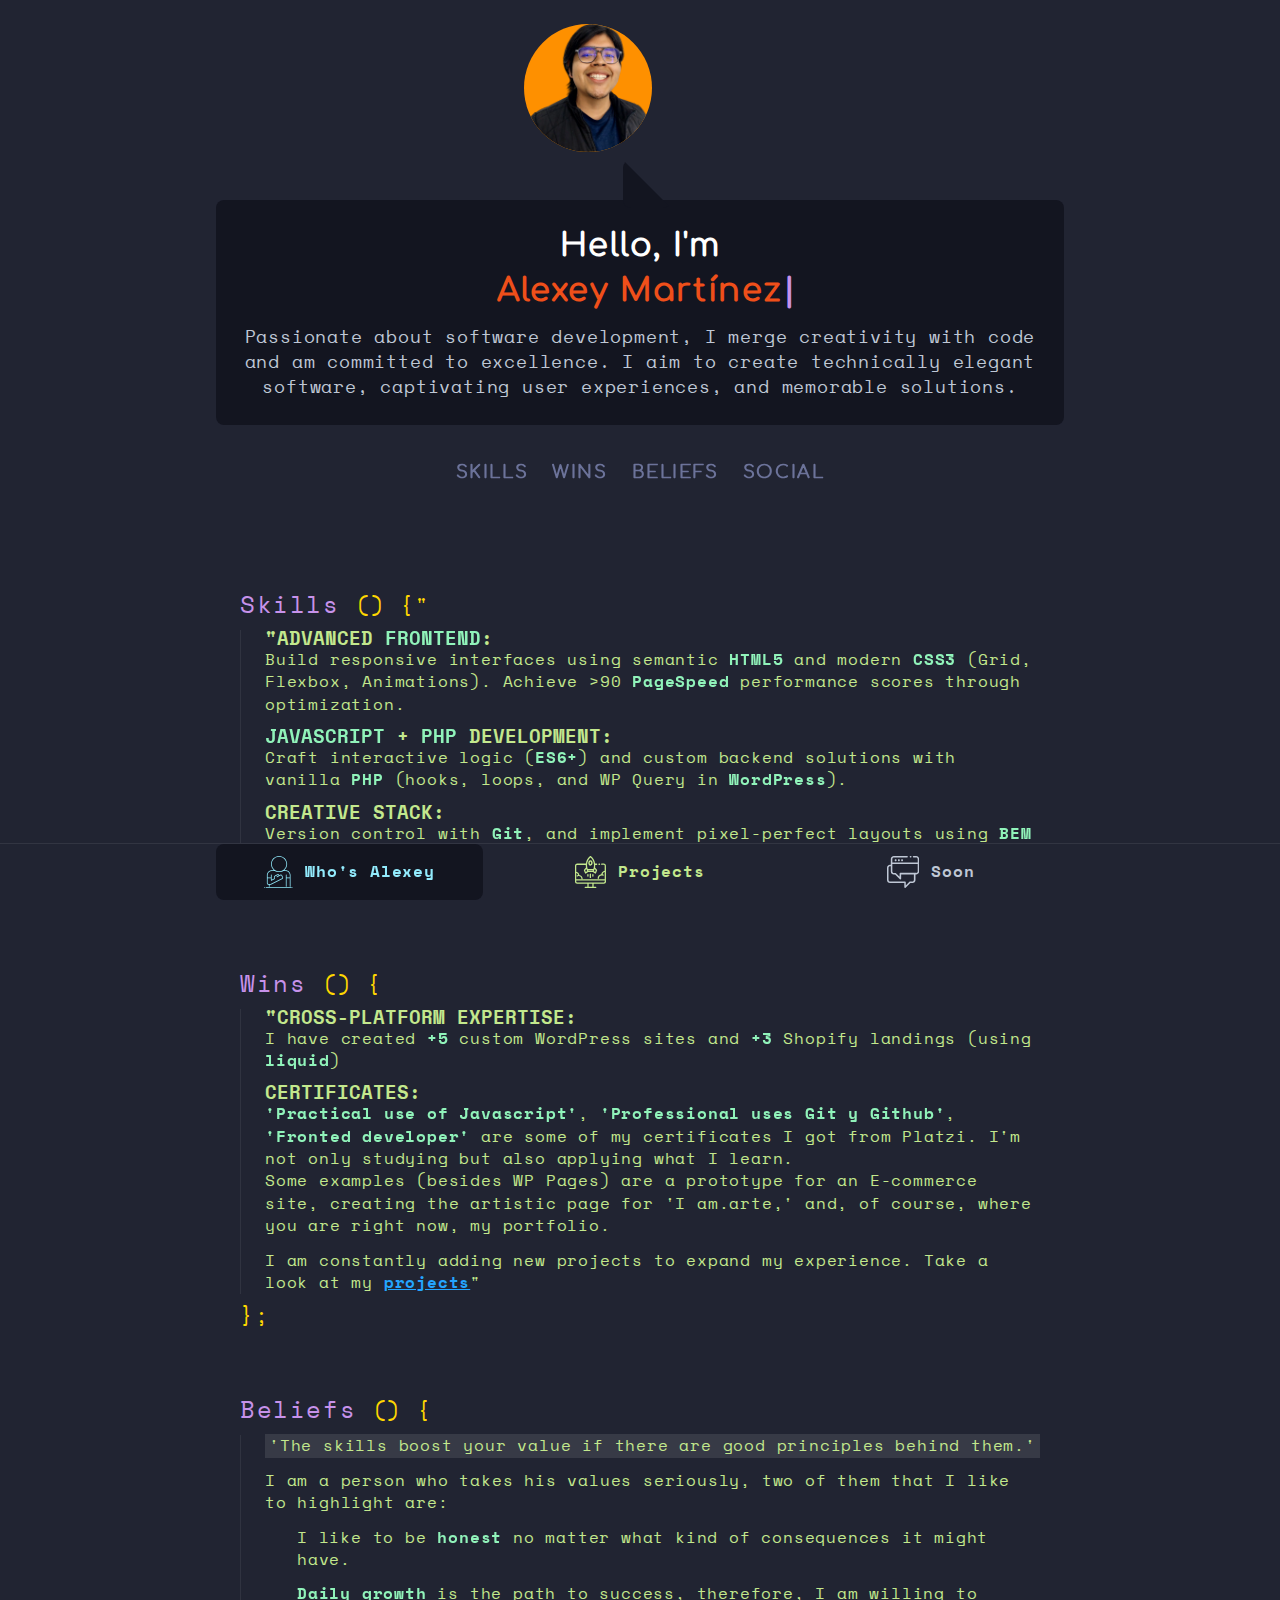
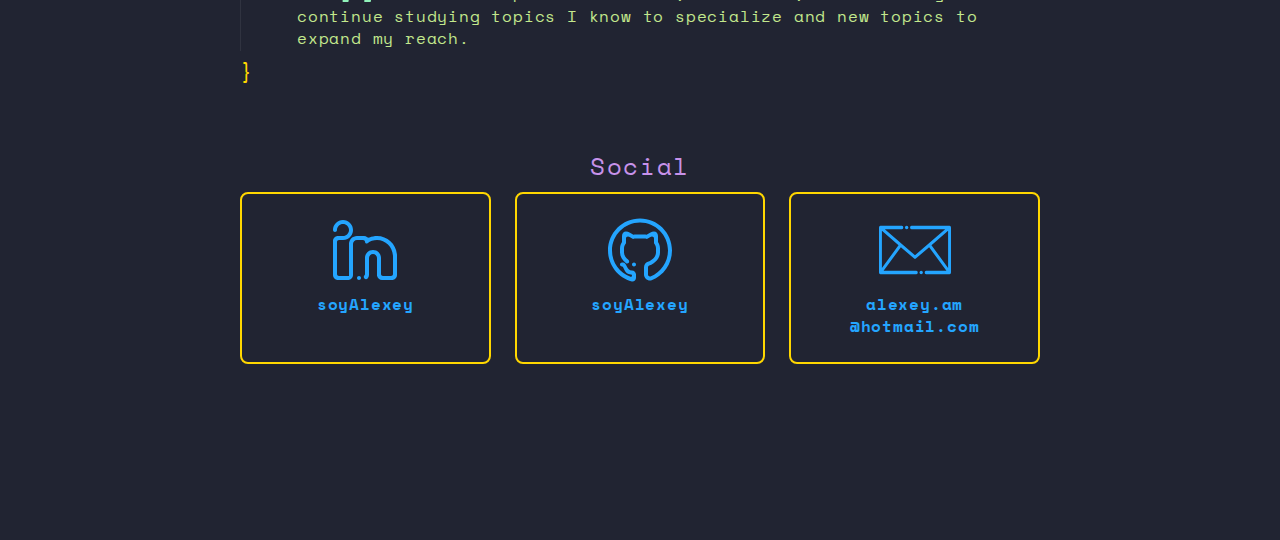
<file: index.html>
<!DOCTYPE html>
<html lang="en">
<head>
    <meta charset="UTF-8">
    <meta name="viewport" content="width=device-width, initial-scale=1.0">
    <title>soyAlexey</title>
    <link rel="icon" type="image/x-icon" href="/favicon.ico">
    <link rel="stylesheet" href="/css/main.css">
    <link rel="stylesheet" href="/css/home.css">
</head>
<body>
    <header>
        <section class="presentation">
            <figure>
                <img src="/assets/img/profile-picture.webp" alt="Alexey's Picture"/>
            </figure>
            <div class="presentation__body">
                <h1>Hello, I'm<br><span>Alexey Martínez</span> <span>|</span></h1>
                <p>Passionate about software development, I merge creativity with code and am committed to excellence. I aim to create technically elegant software, captivating user experiences, and memorable solutions.</p>
            </div>
        </section>
        <ul class="mini-nav">
            <li>
                <a href="#about-me__skills">Skills</a>
            </li>
            <li>
                <a href="#about-me__wins">Wins</a>
            </li>
            <li>
                <a href="#about-me__beliefs">Beliefs</a>
            </li>
            <li>
                <a href="#about-me__social">Social</a>
            </li>
        </ul>
    </header>
    <main>

        <section class="about-me">
            <div class="card about-me__skills" id="about-me__skills">
                <h2>Skills <span>() {"</span></h2>
                <div class="about-me__content">
                    
                    <h3><span class="quotation-marks">"</span>Advanced <strong>Frontend</strong>:</h3>
                    <p>
                        Build responsive interfaces using semantic <strong>HTML5</strong> and modern <strong>CSS3</strong> (Grid, Flexbox, Animations). Achieve >90 <strong>PageSpeed</strong> performance scores through optimization.
                    </p>
                    <h3><strong>JavaScript</strong> + <strong>PHP</strong> Development:</h3>
                    <p>
                        Craft interactive logic (<strong>ES6+</strong>) and custom backend solutions with vanilla <strong>PHP</strong> (hooks, loops, and WP Query in <strong>WordPress</strong>).
                    </p>
                    <h3>Creative Stack:</h3>
                    <p>
                        Version control with <strong>Git</strong>, and implement pixel-perfect layouts using <strong>BEM</strong> methodology.<span class="quotation-marks">"</span>
                    </p>
                </div>
                <span>}</span>
            </div>
            <div class="card about-me__wins" id="about-me__wins">
                <h2>Wins <span>() {</span></h2>
                <div class="about-me__content">
                    <h3><span class="quotation-marks">"</span>Cross-Platform Expertise:</h3>
                    <p>
                        I have created <strong>+5</strong> custom WordPress sites and <strong>+3</strong> Shopify landings (using <strong>liquid</strong>)
                    </p>
                    <h3>Certificates:</h3>
                    <p><strong>'Practical use of Javascript'</strong>,  <strong>'Professional uses Git y Github'</strong>,  <strong>'Fronted developer'</strong> are some of my certificates I got from Platzi. I'm not only studying but also applying what I learn. <br>Some examples (besides WP Pages) are a prototype for an E-commerce site, creating the artistic page for 'I am.arte,' and, of course, where you are right now, my portfolio.</p>
                        <p>I am constantly adding new projects to expand my experience. Take a look at my <a href="/projects.html">projects</a><span class="quotation-marks">"</span></p>
                    
                </div>
                <span>};</span>
            </div>
            <div class="card about-me__beliefs" id="about-me__beliefs">
                <h2>Beliefs <span>() {</span></h2>
                <div class="about-me__content">
                    <p>
                        <mark>'The skills boost your value if there are good principles behind them.'</mark><br>
                    </p>
                    <p>
                        I am a person who takes his values seriously, two of them that I like to highlight are:
                    </p>
                    <ol>
                        <li>
                            I like to be <strong>honest</strong> no matter what kind of consequences it might have.
                        </li>
                        <li>
                            <strong>Daily growth</strong> is the path to success, therefore, I am willing to continue studying topics I know to specialize and new topics to expand my reach.
                        </li>
                    </ol>
                </div>
                <span>}</span>
            </div>
            <div class="card about-me__social" id="about-me__social">
                <h2>Social</h2>
                <ul>
                    <li>
                        <a href="https://www.linkedin.com/in/soyalexey/" target="_blank">
                            <svg xmlns="http://www.w3.org/2000/svg" xml:space="preserve" width="512" height="512" viewBox="0 0 512 512"><path fill="#469ec8" fill-rule="evenodd" d="M472.001 496H392.01c-19.375 0-35.523-13.758-39.211-32.04-.273 0-.523.039-.797.039V319.205c0-17.242-14.328-31.196-31.999-31.196-17.672 0-32 13.954-32 31.196v136.81c0 9.758-3.648 18.547-9.438 25.508-3.18 4.813-8.609 7.985-14.805 7.985-9.812 0-17.758-7.946-17.758-17.759 0-5.188 2.258-9.812 5.828-13.062 2.586-2.852 4.18-6.547 4.18-10.673V317.713c0-34.079 28.648-61.713 63.992-61.713 35.343 0 64.007 27.634 64.007 61.713v107.426c0 1.148-.109 2.141-.18 3.195.055-.016.125-.016.18-.039v19.719c0 8.829 7.156 15.985 16 15.985h63.992c8.844 0 16-7.156 16-15.985V304.01c0-1.203-.141-2.352-.391-3.478-4.109-69.486-59.592-124.542-127.608-124.542-28.234 0-54.233 9.578-75.358 25.657-.078-.039-.164-.023-.328.102a12.409 12.409 0 0 1-7.812 2.75c-6.914 0-12.492-5.602-12.492-12.508 0-.859-.051-1.305-.141-1.43-.738-8.149-7.52-14.571-15.859-14.571h-48.007c-17.668 0-32.003 14.336-32.003 32.009v240.015c0 1.438.254 2.821.609 4.142a12.3 12.3 0 0 0-.609 3.859c0 22.086-17.902 39.985-40.004 39.985H40.004C17.923 496 .001 478.101.001 456.015V183.99c0-22.086 17.922-39.985 40.003-39.985h40.004c26.496 0 47.988-21.493 47.988-48.01 0-26.516-21.492-48.009-47.988-48.009-26.512 0-48.003 21.493-48.003 48.009 0 8.844-7.156 16-16.004 16-8.824 0-16-7.156-16-16C.001 51.806 35.825 16 80.008 16 124.195 16 160 51.806 160 95.995c0 4.055-.395 8-.984 11.899-.129.75-.199 1.523-.344 2.273-.699 3.891-1.648 7.719-2.906 11.391-.051.18-.141.344-.195.523a80.061 80.061 0 0 1-11.66 21.907c-14.586 19.391-37.746 32.001-63.902 32.001H48.004c-8.844 0-16 7.18-16 16v256.023c0 8.829 7.156 15.985 16 15.985h80.8a40.365 40.365 0 0 1-.809-7.984V207.999c0-35.345 28.668-63.994 64.007-63.994h56.007c9.883 0 18.867 3.641 25.836 9.617.086.055.172-.039.266.031a15.859 15.859 0 0 0 10.391 3.844c2.188 0 4.266-.43 6.148-1.227.57-.25.914-.211 1.242-.172 18.578-7.609 38.78-12.094 60.108-12.094 82.938 0 151.124 63.111 159.194 143.911a40.01 40.01 0 0 1 .805 8.094v160.006c.002 22.086-17.896 39.985-39.998 39.985Zm-263.994-32.001c8.824 0 16 7.172 16 16 0 8.845-7.175 16.001-16 16.001-8.844 0-16.004-7.156-16.004-16.001 0-8.828 7.161-16 16.004-16z" clip-rule="evenodd" style="fill:#24a5ff;fill-opacity:1"/></svg>
                            <span>soyAlexey</span>
                        </a>
                    </li>

                    <li>
                        <a href="https://soyalexey.github.io/" target="_blank">
                            <svg xmlns="http://www.w3.org/2000/svg" xml:space="preserve" width="512" height="512" viewBox="0 0 512 512"><path fill="#171515" fill-rule="evenodd" d="M192 372.002c0-8.844 7.156-16 16-16 8.844 0 16 7.156 16 16 0 8.844-7.156 16-16 16-8.844 0-16-7.156-16-16zm157.328 126.156c-4.266 1.219-8.672 2.094-13.328 2.094-26.516 0-48-21.484-48-48v-58.188c0-20.094 12.898-37.156 30.797-43.438C353.164 339.08 384 310.08 384 276.002v-32.004c0-15.164-6.188-29.285-16-41.367v-36.133c0-17.668-14.328-23.72-32-13.496l-24.516 14.176c-7.851-2.035-15.781-3.18-23.484-3.18h-64c-7.699 0-15.633 1.145-23.484 3.18L176 153c-17.668-10.223-32-4.172-32 13.496v36.133c-9.812 12.083-16 26.204-16 41.368v32.004c0 23.28 14.488 44.188 34.578 58.812l-.02.03c4.172 2.86 6.945 7.689 6.945 13.157 0 8.828-7.176 16-16 16-4.52 0-8.574-1.891-11.48-4.906C115.004 338.626 96 309.032 96 276v-32.003c0-18.523 6.012-35.977 16-51.375V144.99c0-35.336 28.645-47.438 64-26.996l27.461 15.887c6.848-1.164 13.711-1.883 20.539-1.883h64c6.828 0 13.688.719 20.539 1.883L336 117.993c35.359-20.44 64-8.34 64 26.997v47.632c9.984 15.398 16 32.852 16 51.375v32.004c0 47.61-39.25 88.142-85.531 104.36-.055.047-.109.172-.188.188-6.016 2.312-10.281 8.125-10.281 14.953v56.75c0 8.843 7.156 16 16 16 1.336 0 2.562-.376 3.797-.689C421.969 434.407 480 354.063 480 259.997c0-123.715-100.281-224-224-224-123.715 0-224 100.285-224 224 0 97.41 62.254 180.066 149.121 210.895.445.047.852.234 1.316.234 5.277 0 9.562-4.297 9.562-9.562 0-5.28-4.285-9.562-9.562-9.562-.113 0-.113-.094-.191-.14-53.16-1.423-53.219-63.86-70.246-63.86-8.844 0-16-7.156-16-16 0-8.844 7.156-16 16-16h7.988c32.02 0 27.445 64 72.012 64 17.668 0 32 14.328 32 32v28c0 15.453-12.527 28-28.004 28-1.688 0-3.277-.344-4.887-.656C81.203 478.61 0 378.923 0 259.997c0-141.383 114.617-256 256-256 141.383 0 256 114.618 256 256 0 108.41-67.492 200.849-162.672 238.16z" clip-rule="evenodd" style="fill:#24a5ff;fill-opacity:1"/></svg>
                            <span>soyAlexey</span>
                        </a>
                    </li>

                    <li>
                        <a href="mailto:alexey.am@hotmail.com" target="_blank">
                            <svg xmlns="http://www.w3.org/2000/svg" xml:space="preserve" width="761.614" height="512" viewBox="0 0 761.614 512"><g style="fill:#fe7b37;fill-opacity:1;stroke-width:.530326" transform="matrix(2.37753 0 0 2.7368 -217.76 -294.104)"><linearGradient id="a" x1="-71.853" x2="1936.149" y1="367.138" y2="-724.861" gradientUnits="userSpaceOnUse"><stop offset="0" style="stop-color:#00c9ff"/><stop offset="1" style="stop-color:#3b72de"/></linearGradient><path fill="url(#a)" d="M405.463 107.464H236.135a6.466 6.466 0 0 0 0 12.932h149.914L251.76 221.009 117.47 120.395h75.922a6.467 6.467 0 0 0 0-12.932H98.057a6.467 6.467 0 0 0-6.466 6.466v174.146a6.467 6.467 0 0 0 6.466 6.467h159.68a6.467 6.467 0 0 0 0-12.933h-145.8l76.946-91.55 59 44.203a6.47 6.47 0 0 0 7.753 0l59-44.202 76.948 91.549H301.05a6.467 6.467 0 0 0 0 12.933h104.413a6.467 6.467 0 0 0 6.466-6.467V113.93a6.465 6.465 0 0 0-6.466-6.466zm-300.94 162.871V126.853l73.995 55.441Zm294.474-143.482v143.48l-73.995-88.039Z" style="fill:#24a5ff;fill-opacity:1;stroke-width:.702526"/><ellipse cx="279.393" cy="288.076" rx="7.444" ry="6.466" style="fill:#24a5ff;fill-opacity:1;stroke-width:2.65555;stroke-linecap:square;stroke-linejoin:round;paint-order:markers stroke fill"/><ellipse cx="214.636" cy="113.93" rx="7.444" ry="6.466" style="fill:#24a5ff;fill-opacity:1;stroke-width:2.65555;stroke-linecap:square;stroke-linejoin:round;paint-order:markers stroke fill"/></g></svg>
                            <span>alexey.am<br>@hotmail.com</span>
                        </a>
                    </li>
                </ul>
            </div>
        </section>
    </main>

    <footer>
        <nav>
            <ul class="navigation_list">
                <li class="nav-item--active">
                    <a href="#" class="active">
                        <svg xmlns="http://www.w3.org/2000/svg" width="471" height="512" viewBox="0 0 471 512"><path fill="#c3e88d" d="M46.28 434.84V305.236c0-43.576 35.4-79.027 78.911-79.027h31.794c-27.161-23.654-44.361-58.499-44.361-97.292C112.624 57.832 170.369 0 241.347 0c70.976 0 128.721 57.832 128.721 128.917 0 38.793-17.2 73.639-44.36 97.292h20.101c43.512 0 78.911 35.451 78.911 79.027v182.165a6.012 6.012 0 0 1-6.013 6.012 6.012 6.012 0 0 1-6.012-6.012V354.212h-51.221v133.19a6.013 6.013 0 0 1-12.026 0V300.701a6.013 6.013 0 0 1 12.026 0v41.486h51.221v-36.95c0-36.945-30.005-67.002-66.886-67.002h-36.211a128.021 128.021 0 0 1-26.881 12.769l-.186.063c-.888.301-1.78.592-2.675.872-.321.101-.645.197-.966.296-1.249.381-2.505.743-3.766 1.086-.624.171-1.247.343-1.875.504-.605.154-1.211.299-1.818.445-.73.175-1.461.344-2.196.507-.522.116-1.043.233-1.567.343a127.22 127.22 0 0 1-3.671.714c-.295.053-.592.097-.887.148a124.46 124.46 0 0 1-4.356.669c-1.1.149-2.202.285-3.309.406-.237.026-.471.056-.708.082-1.332.138-2.672.253-4.015.351-.33.024-.66.042-.991.062a123.38 123.38 0 0 1-3.17.166c-.38.016-.76.032-1.14.044-1.353.042-2.711.071-4.074.071-1.364 0-2.72-.029-4.074-.071-.38-.012-.76-.028-1.14-.044a122.83 122.83 0 0 1-3.169-.166c-.331-.021-.663-.039-.993-.063a132 132 0 0 1-4.013-.351c-.24-.026-.478-.057-.717-.082a131.281 131.281 0 0 1-4.523-.577 128.388 128.388 0 0 1-3.122-.496c-.301-.052-.605-.097-.905-.15a125.737 125.737 0 0 1-3.659-.712c-.532-.111-1.06-.23-1.59-.348-.724-.161-1.447-.327-2.166-.5-.614-.148-1.229-.294-1.841-.451-.6-.154-1.197-.318-1.793-.481-1.299-.352-2.59-.724-3.877-1.117-.304-.094-.61-.184-.914-.28a133.422 133.422 0 0 1-2.839-.927 128.012 128.012 0 0 1-26.918-12.782h-47.903c-36.881 0-66.886 30.057-66.886 67.002v36.951h52.188v-41.486a6.013 6.013 0 0 1 12.026 0v79.268l39.225-19.205c1.775-.877 2.513-3.055 1.627-4.848l-1.227-2.487c-3.655-7.398-4.209-15.775-1.561-23.59 2.648-7.815 8.179-14.131 15.578-17.785l38.681-19.105a21.649 21.649 0 0 1 16.64-1.102 21.651 21.651 0 0 1 12.545 10.987l2.162 4.379 15.038-7.428c10.512-5.192 23.297-.855 28.497 9.672l14.238 28.828c5.199 10.526.875 23.315-9.64 28.507l-175.339 87.963a44.018 44.018 0 0 1-19.645 4.651h-9.41v27.994a6.013 6.013 0 0 1-12.026 0v-27.994h-7.085c-13.53 0-24.537-11.021-24.537-24.567Zm159.978-194.434c.245.077.49.157.737.232.752.232 1.504.458 2.262.676.444.126.889.245 1.334.367 1.007.276 2.021.539 3.04.787a101.522 101.522 0 0 0 3.53.809c.856.18 1.714.352 2.575.513.313.059.623.124.937.18 1.164.21 2.331.396 3.503.569.362.054.725.102 1.088.153.961.133 1.923.255 2.888.363.293.032.583.07.876.101 1.228.13 2.459.241 3.693.331.256.019.513.032.771.049a115.343 115.343 0 0 0 4.082.204c1.256.04 2.513.068 3.773.068 1.26 0 2.517-.028 3.772-.068.342-.01.682-.025 1.024-.038 1.022-.042 2.043-.096 3.061-.165.256-.017.512-.03.767-.049 1.235-.091 2.468-.202 3.697-.332.29-.03.578-.067.867-.1.969-.109 1.935-.232 2.899-.365.36-.051.719-.099 1.079-.152 1.174-.174 2.345-.362 3.513-.571.304-.055.606-.118.91-.176a114.3 114.3 0 0 0 4.121-.85 125.519 125.519 0 0 0 4.969-1.242c.475-.13.951-.257 1.425-.392.746-.214 1.488-.436 2.227-.665.264-.08.526-.165.788-.248 47.238-14.963 81.578-59.278 81.578-111.479 0-64.454-52.349-116.892-116.696-116.892-64.347 0-116.697 52.438-116.697 116.892-.001 52.214 34.353 96.536 81.607 111.49ZM58.305 354.212v80.495c0 6.989 5.673 12.675 12.645 12.675h28.39a31.94 31.94 0 0 0 14.252-3.374l175.373-87.98c4.602-2.272 6.478-7.836 4.215-12.418l-14.239-28.827c-2.264-4.58-7.818-6.473-12.391-4.216l-20.428 10.09-35.998 17.78a6.012 6.012 0 0 1-8.053-2.728 6.012 6.012 0 0 1 2.728-8.053l30.607-15.116-2.163-4.379a9.697 9.697 0 0 0-5.621-4.923 9.702 9.702 0 0 0-7.456.493l-38.681 19.105a18.746 18.746 0 0 0-9.514 10.861 18.742 18.742 0 0 0 .954 14.407l1.227 2.487c3.822 7.738.636 17.141-7.102 20.964l-47.901 23.452a6.011 6.011 0 0 1-8.657-5.399v-35.395H58.305v-.001Zm406.682 145.763h-4.585a6.013 6.013 0 0 0 0 12.025h4.585a6.012 6.012 0 1 0 0-12.025Zm-25.221 0H31.234a6.013 6.013 0 0 0 0 12.025h408.532a6.012 6.012 0 1 0 0-12.025Zm-429.168 0H6.013a6.013 6.013 0 0 0 0 12.025h4.585a6.013 6.013 0 0 0 0-12.025Z"/></svg>
                        <span>Who's Alexey</span>
                    </a>
                </li>
                <li>
                    <a href="/projects.html">
                        <svg xmlns="http://www.w3.org/2000/svg" width="496" height="512" fill="none" viewBox="0 0 496 512"><path fill="#C3E88D" d="M245.698 281.888a10.314 10.314 0 0 1 10.358 10.355v50.624a10.314 10.314 0 0 1-10.358 10.355 10.313 10.313 0 0 1-10.357-10.355v-50.624c.575-5.753 5.179-10.355 10.357-10.355Zm-49.485 18.409v20.71a10.314 10.314 0 0 0 10.358 10.355 10.313 10.313 0 0 0 10.357-10.355v-20.71a10.313 10.313 0 0 0-10.357-10.355 10.314 10.314 0 0 0-10.358 10.355Zm79.406 0v20.71a10.314 10.314 0 0 0 10.358 10.355 10.313 10.313 0 0 0 10.357-10.355v-20.71a10.313 10.313 0 0 0-10.357-10.355 10.314 10.314 0 0 0-10.358 10.355Zm108.752-158.203h8.056a10.313 10.313 0 0 0 10.357-10.355 10.313 10.313 0 0 0-10.357-10.355h-8.056a10.313 10.313 0 0 0-10.357 10.355 10.313 10.313 0 0 0 10.357 10.355ZM496 411.326c-.575 16.683-13.81 31.64-35.1 31.64H298.06v48.324h34.525a10.313 10.313 0 0 1 10.357 10.355A10.313 10.313 0 0 1 332.585 512h-169.17a10.313 10.313 0 0 1-10.357-10.355 10.313 10.313 0 0 1 10.357-10.355h34.525v-48.324H35.1c-20.715 0-34.525-14.382-35.1-31.64V157.052c0-19.56 16.111-35.092 35.1-35.092h139.248c6.329-50.05 31.072-94.346 67.323-120.234 3.452-2.301 8.055-2.301 11.508 0 36.826 25.887 61.568 70.184 68.473 120.234h24.167a10.313 10.313 0 0 1 10.357 10.355 10.313 10.313 0 0 1-10.357 10.355h-22.441c.576 14.382-.575 28.188-2.877 41.42l31.072 36.243c2.302 2.876 2.877 6.903 1.726 10.355l-17.262 45.447c-2.302 6.328-9.782 8.629-14.96 4.602l-36.251-25.888h-73.077l-36.25 25.888c-5.179 3.452-12.659 1.726-15.536-4.602l-17.262-45.447c-1.151-3.452-.576-7.479 1.726-10.355l31.072-36.243c-2.302-13.232-3.453-27.614-2.877-41.42H35.1c-8.631 0-14.96 6.903-14.96 14.957v94.346c25.892 4.602 45.456 24.737 49.484 50.049 29.921 4.027 52.937 29.915 52.937 59.83a10.313 10.313 0 0 1-10.357 10.355 10.313 10.313 0 0 1-10.357-10.355c0-22.436-18.413-40.27-40.279-40.27-6.904 0-13.81 1.726-20.139 5.178-4.603 2.876-10.933 1.15-13.81-3.452-2.877-4.602-1.15-10.93 3.453-13.807 5.754-3.452 11.508-5.177 17.838-6.903-3.453-14.958-14.961-26.463-29.346-30.49v101.249h455.721V257.726c-17.262 4.027-30.496 17.834-33.949 35.092 4.604 1.151 8.631 2.301 12.659 4.027 5.179 2.301 7.481 8.054 5.179 13.231-2.302 5.178-8.056 7.479-13.234 5.178-5.754-2.301-12.084-4.027-18.413-4.027-24.743 0-44.882 20.135-44.882 44.872a10.313 10.313 0 0 1-10.357 10.355 10.314 10.314 0 0 1-10.358-10.355c0-33.366 25.318-61.555 58.692-64.432 4.028-28.188 25.893-50.049 54.088-54.651v-80.54c0-8.629-6.905-14.957-14.961-14.957h-32.798a10.313 10.313 0 0 1-10.357-10.355 10.313 10.313 0 0 1 10.357-10.355h32.798c19.564 0 35.1 16.108 35.1 35.092C496 216.881 496 353.222 496 411.326ZM195.063 241.043c-6.905-13.232-9.782-22.436-13.235-32.216 0-.575-.575-1.151-.575-1.151l-17.838 20.711L173.773 256l21.29-14.957Zm89.763-12.656h-73.652c1.151 1.725 2.302 4.026 2.877 5.752h67.323c1.15-2.301 2.301-4.027 3.452-5.752Zm47.183-.576-17.262-20.135c-3.452 11.506-9.206 24.737-13.81 33.367l20.715 14.382 10.357-27.614ZM193.912 132.89c-2.302 23.586.575 48.899 9.206 75.362h90.339c8.056-24.162 11.508-44.872 9.207-75.362-4.028-44.872-24.167-85.717-54.089-110.454-31.072 24.737-51.211 65.582-54.663 110.454Zm84.009 310.652h-59.842v48.323h59.267v-48.323h.575Zm197.94-50.05H20.139v14.382c0 8.629 6.905 14.957 14.96 14.957h425.226c8.055 0 14.96-6.903 14.96-14.957l.576-14.382ZM212.9 109.879c0-22.436 12.659-44.872 34.525-43.722 23.016.576 34.524 21.861 34.524 43.722 0 21.86-12.084 44.296-35.675 44.296-23.016-1.15-33.949-24.737-33.374-44.296Zm21.866 0c0 8.629 3.452 21.285 12.083 23.586 8.631-2.301 12.084-14.957 12.084-23.586 0-12.657-6.33-22.436-12.084-23.587-5.754.575-12.083 10.355-12.083 23.587Z"/></svg>
                        <span>Projects</span>
                    </a>
                </li>
                <li>
                    <a style="color: var(--clr-ice-blue);">
                        <svg xmlns="http://www.w3.org/2000/svg" width="512" height="508" fill="none" viewBox="0 0 512 508"><path fill="var(--clr-ice-blue)" d="M137.366 52.032c8.325 0 15.263 6.938 15.263 15.263 0 8.326-6.938 15.263-15.263 15.263s-15.263-6.937-15.263-15.263c0-7.631 6.938-15.263 15.263-15.263Zm36.076 15.957c0 8.325 6.937 15.263 15.263 15.263 8.325 0 15.262-6.938 15.262-15.263s-6.937-15.263-15.262-15.263c-8.326-.694-15.263 6.244-15.263 15.263Zm50.645 0c0 8.325 6.937 15.263 15.263 15.263 8.325 0 15.262-6.938 15.262-15.263s-6.937-15.263-15.262-15.263c-8.326-.694-15.263 6.938-15.263 15.263ZM512 49.257v194.949c0 27.057-22.201 48.564-48.564 48.564h-11.1v88.108c0 27.057-21.507 48.564-48.564 48.564h-33.3l-74.927 74.927c-7.632 7.631-20.813 2.081-20.813-8.326v-66.601H48.564C21.507 429.442 0 407.935 0 380.878V185.93c0-27.057 21.507-48.564 48.564-48.564h11.794V49.257C60.358 22.201 81.865.694 108.92.694h210.212c6.937 0 12.488 5.55 12.488 12.488a12.436 12.436 0 0 1-12.488 12.487H108.921c-13.181 0-24.281 11.1-24.281 24.282v52.033h403.078V49.258c0-13.182-11.1-24.282-24.282-24.282H421.81a12.436 12.436 0 0 1-12.488-12.488A12.436 12.436 0 0 1 421.81 0h41.626C489.799.694 512 22.2 512 49.258Zm-84.64 244.206H224.78v66.602c0 10.406-13.181 15.957-20.813 8.325l-74.926-74.927h-20.12c-27.056 0-48.563-22.2-48.563-48.563v-83.252H48.564c-13.182 0-24.282 11.1-24.282 24.282v194.948c0 13.182 11.1 24.282 24.282 24.282h237.268c6.938 0 12.488 5.55 12.488 12.488v49.257l57.582-57.583c2.082-2.081 5.551-3.468 8.326-3.468h38.157c13.181 0 24.282-11.101 24.282-24.282v-88.109h.693Zm60.358-49.257v-117.94H84.64v117.94c0 13.182 11.1 24.282 24.281 24.282h24.976c3.469 0 6.244 1.387 8.325 3.469l57.583 57.582v-49.257c0-6.938 5.55-12.488 12.488-12.488h250.45c13.875 1.388 24.975-9.713 24.975-23.588ZM372.553 24.976h5.55c6.938 0 12.488-5.55 12.488-12.488S385.041 0 378.103 0h-5.55a12.436 12.436 0 0 0-12.488 12.488c0 6.938 5.55 12.488 12.488 12.488Z"/></svg>
                        <span>Soon</span>
                    </a>
                </li>
            </ul>
        </nav>
    </footer>

    <script></script>
</body>
</html>
</file>
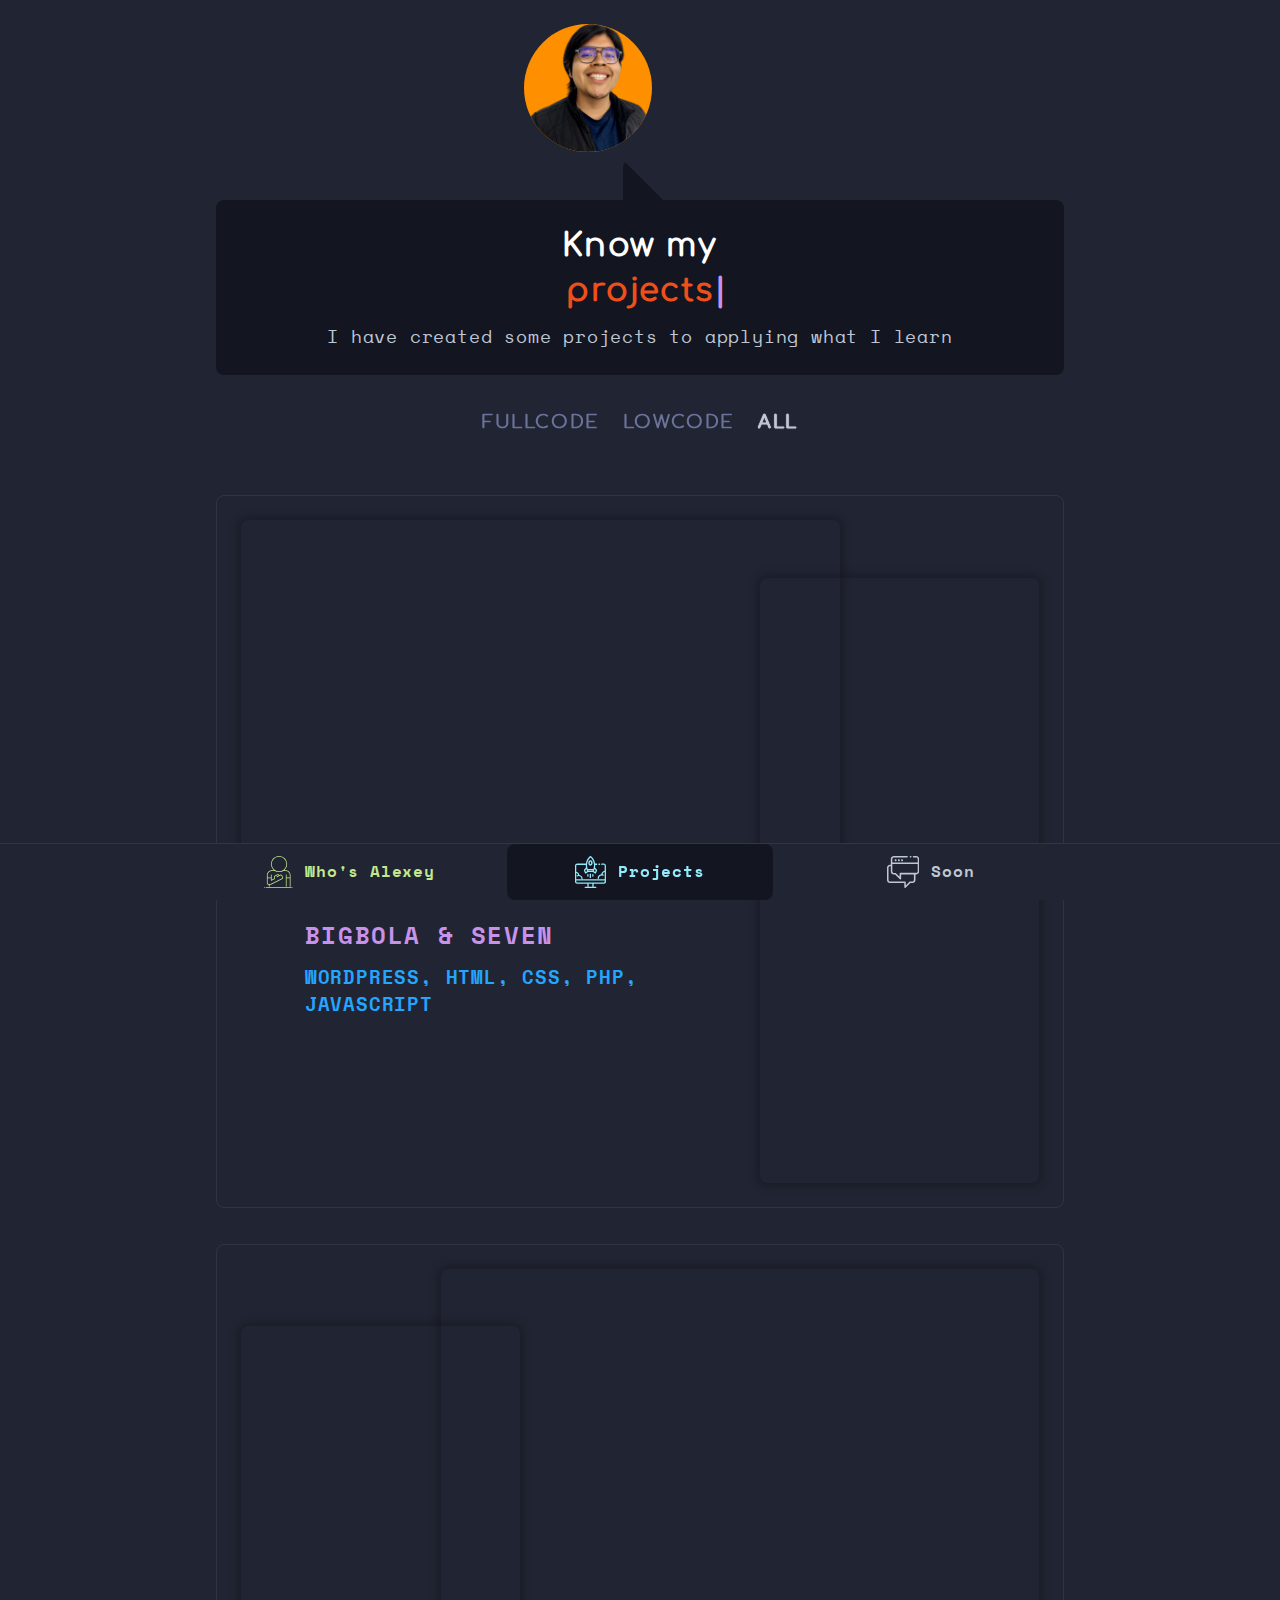
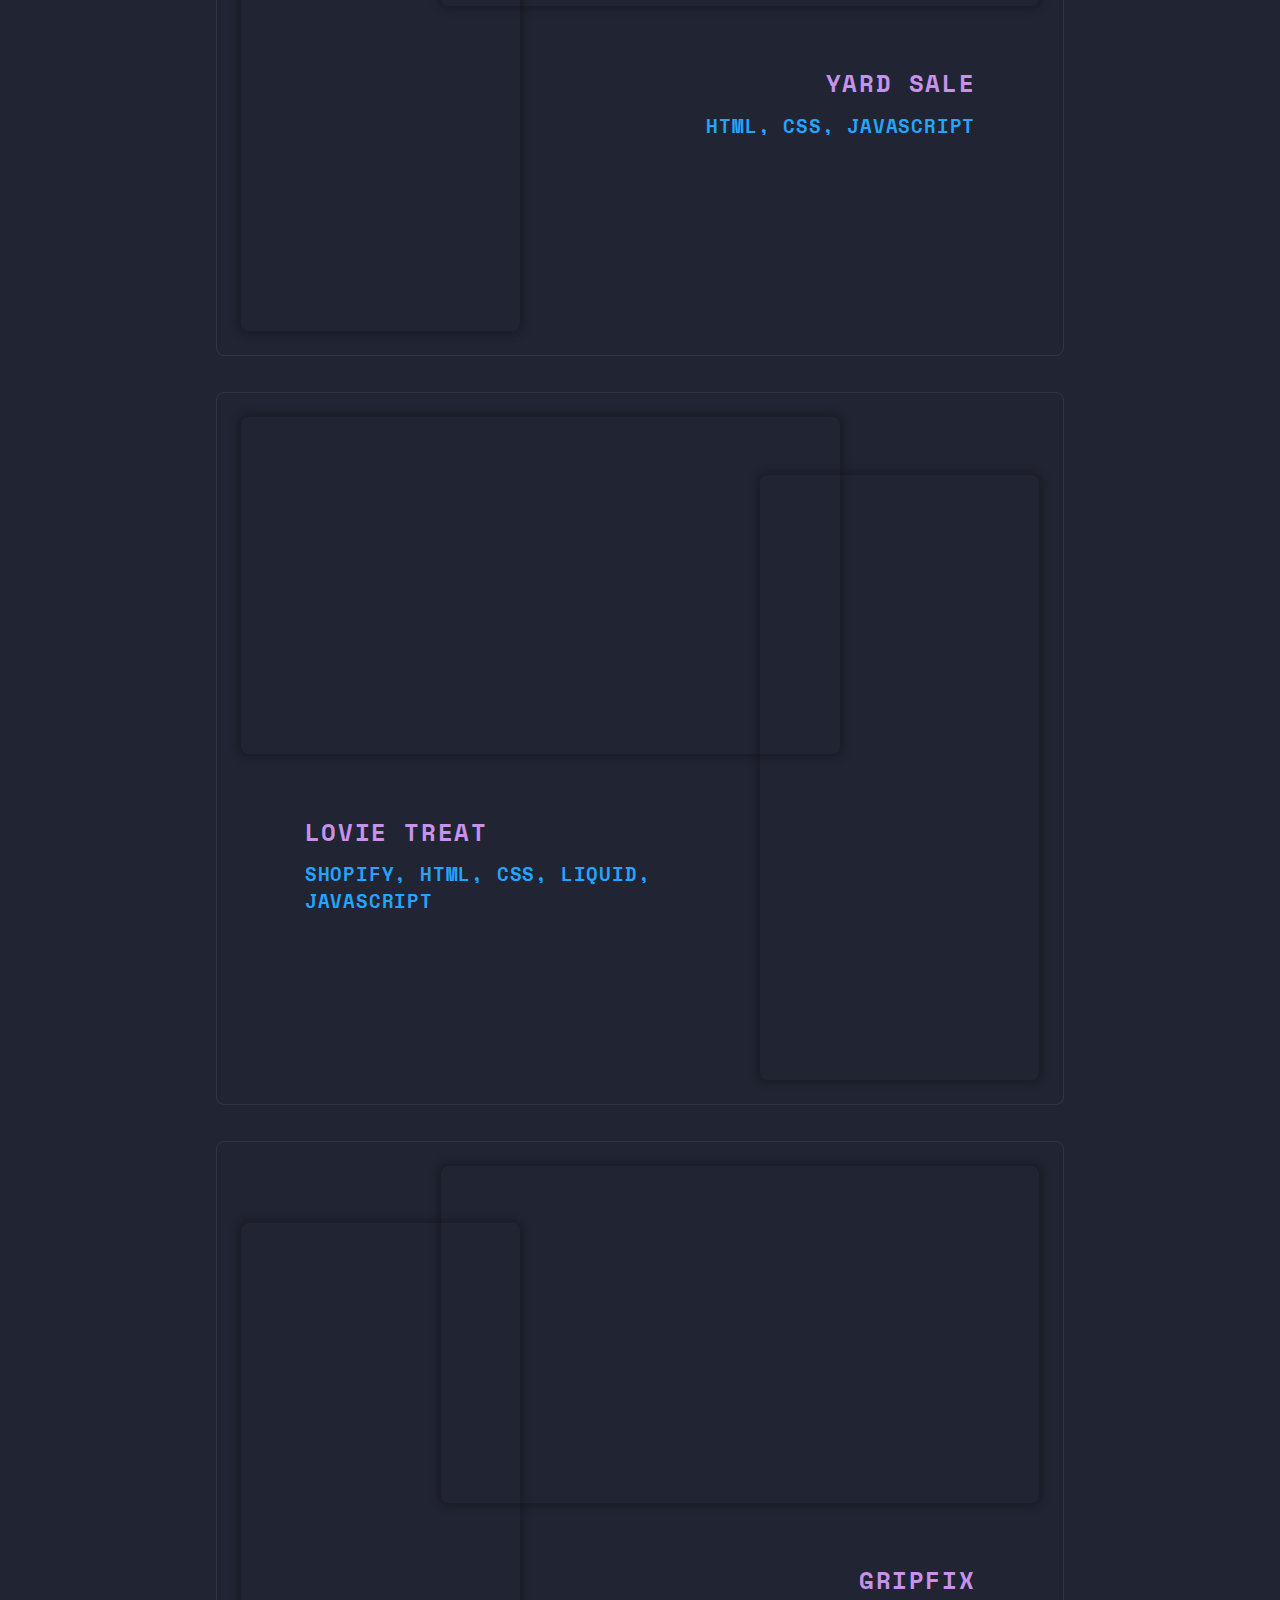
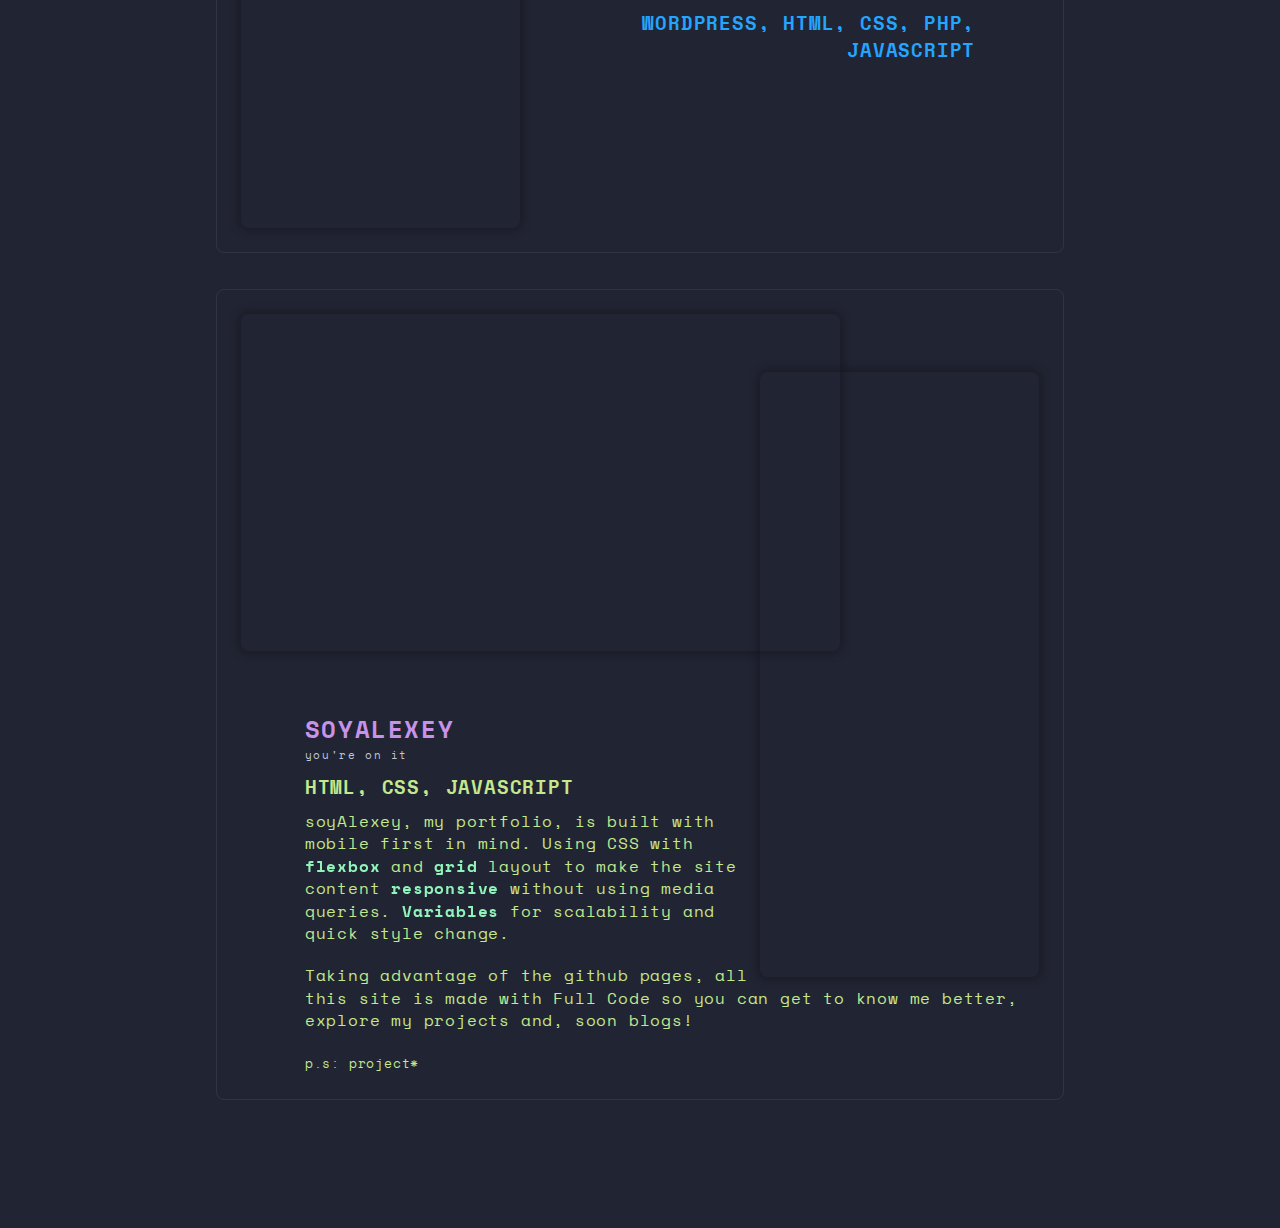
<file: projects.html>
<!DOCTYPE html>
<html lang="en">
<head>
    <meta charset="UTF-8">
    <meta name="viewport" content="width=device-width, initial-scale=1.0">
    <title>Projects</title>
    <link rel="icon" type="image/x-icon" href="/favicon.ico">
    <link rel="stylesheet" href="/css/main.css">
    <link rel="stylesheet" href="/css/proyects.css">
</head>
<body>
    <header>
        <section class="presentation">
            <figure>
                <img src="/assets/img/profile-picture.webp" alt="Alexey's Picture"/>
            </figure>
            <div class="presentation__body">
                <h1>Know my<br><span>projects</span> <span>|</span></h1>
                <p>I have created some projects to applying what I learn</p>
            </div>
        </section>
        <ul class="mini-nav">
            <li>
                <a href="#fullcodeBtn" aria-selected="false">FullCode</a>
            </li>
            <li>
                <a href="#lowcodeBtn" aria-selected="false">LowCode</a>
            </li>
            <li>
                <a href="#allBtn" class="active" aria-selected="true">All</a>
            </li>
        </ul>
    </header>

    <main>
        <ul class="project-cards boxed-section">
            <li class="card">
                <a href="#">
                    <div class="card__media-container">
                        <video src="https://res.cloudinary.com/dqkbjeu6z/video/upload/v1745790598/BigBola_Desktop_u10vae.webm" autoplay muted loop class="card__desktop-media"></video>
                        <video src="https://res.cloudinary.com/dqkbjeu6z/video/upload/v1745790789/BigBola_Mobile_vkaaty.webm" autoplay muted loop class="card__mobile-media"></video>
                    </div>
                    <div class="card__titles-container">
                        <h2>BigBola & Seven</h2>
                        <h3>WordPress, HTML, CSS, PHP, JavaScript</h3>
                    </div>
                </a>
            </li>
            <li class="card">
                <a href="#">
                    <div class="card__media-container">
                        <video src="https://res.cloudinary.com/dqkbjeu6z/video/upload/v1745796047/YardSale_Desktop_uytran.webm" autoplay muted loop class="card__desktop-media"></video>
                        <video src="https://res.cloudinary.com/dqkbjeu6z/video/upload/v1745796047/YardSale_Mobile_xfpmmp.webm" autoplay muted loop class="card__mobile-media"></video>
                    </div>
                    <div class="card__titles-container">
                        <h2>Yard Sale</h2>
                        <h3>HTML, CSS, JavaScript</h3>
                    </div>
                </a>
            </li>
            <li class="card">
                <a href="#">
                    <div class="card__media-container">
                        <video src="https://res.cloudinary.com/dqkbjeu6z/video/upload/v1745797591/LovieTreat_Desktop_kghshr.webm" autoplay muted loop class="card__desktop-media"></video>
                        <video src="https://res.cloudinary.com/dqkbjeu6z/video/upload/v1745797590/LovieTreat_Mobile_xr43kl.webm" autoplay muted loop class="card__mobile-media"></video>
                    </div>
                    <div class="card__titles-container">
                        <h2>Lovie Treat</h2>
                        <h3>Shopify, HTML, CSS, Liquid, JavaScript</h3>
                    </div>
                </a>
            </li>
            <li class="card">
                <a href="#">
                    <div class="card__media-container">
                        <video src="https://res.cloudinary.com/dqkbjeu6z/video/upload/v1745798920/GripFix_Desktop_urjiv9.webm" autoplay muted loop class="card__desktop-media"></video>
                        <video src="https://res.cloudinary.com/dqkbjeu6z/video/upload/v1745799548/GripFix_Mobile_nwqj3m.webm" autoplay muted loop class="card__mobile-media"></video>
                    </div>
                    <div class="card__titles-container">
                        <h2>GripFix</h2>
                        <h3>WordPress, HTML, CSS, PHP, JavaScript</h3>
                    </div>
                </a>
            </li>
            <li class="card">
                <div>
                    <div class="card__media-container">
                        <video src="https://res.cloudinary.com/dqkbjeu6z/video/upload/v1745800736/soyAlexey_Desktop_vcvlpa.webm" autoplay muted loop class="card__desktop-media"></video>
                        <video src="https://res.cloudinary.com/dqkbjeu6z/video/upload/v1745800735/soyAlexey_Mobile_kehhk7.webm" autoplay muted loop class="card__mobile-media"></video>
                    </div>
                    <div class="card__titles-container">
                        <h2>soyAlexey<br><span>you're on it</span></h2>
                        <h3>HTML, CSS, JavaScript</h3>
                    </div>
                    <p>
                        soyAlexey, my portfolio, is built with mobile first in mind. Using CSS with <strong>flexbox</strong> and <strong>grid</strong> layout to make the site content <strong>responsive</strong> without using media queries. <strong>Variables</strong> for scalability and quick style change.
                    </p>
                    <p>
                        Taking advantage of the github pages, all this site is made with Full Code so you can get to know me better, explore my projects and, soon blogs!
                    </p>
                    <p><small>p.s: project*</small></p>
                </div>
            </li>
        </ul>
    </main>
    
    <footer>
        <nav>
            <ul class="navigation_list">
                <li class="nav-item--active">
                    <a href="/index.html">
                        <svg xmlns="http://www.w3.org/2000/svg" width="471" height="512" viewBox="0 0 471 512"><path fill="#c3e88d" d="M46.28 434.84V305.236c0-43.576 35.4-79.027 78.911-79.027h31.794c-27.161-23.654-44.361-58.499-44.361-97.292C112.624 57.832 170.369 0 241.347 0c70.976 0 128.721 57.832 128.721 128.917 0 38.793-17.2 73.639-44.36 97.292h20.101c43.512 0 78.911 35.451 78.911 79.027v182.165a6.012 6.012 0 0 1-6.013 6.012 6.012 6.012 0 0 1-6.012-6.012V354.212h-51.221v133.19a6.013 6.013 0 0 1-12.026 0V300.701a6.013 6.013 0 0 1 12.026 0v41.486h51.221v-36.95c0-36.945-30.005-67.002-66.886-67.002h-36.211a128.021 128.021 0 0 1-26.881 12.769l-.186.063c-.888.301-1.78.592-2.675.872-.321.101-.645.197-.966.296-1.249.381-2.505.743-3.766 1.086-.624.171-1.247.343-1.875.504-.605.154-1.211.299-1.818.445-.73.175-1.461.344-2.196.507-.522.116-1.043.233-1.567.343a127.22 127.22 0 0 1-3.671.714c-.295.053-.592.097-.887.148a124.46 124.46 0 0 1-4.356.669c-1.1.149-2.202.285-3.309.406-.237.026-.471.056-.708.082-1.332.138-2.672.253-4.015.351-.33.024-.66.042-.991.062a123.38 123.38 0 0 1-3.17.166c-.38.016-.76.032-1.14.044-1.353.042-2.711.071-4.074.071-1.364 0-2.72-.029-4.074-.071-.38-.012-.76-.028-1.14-.044a122.83 122.83 0 0 1-3.169-.166c-.331-.021-.663-.039-.993-.063a132 132 0 0 1-4.013-.351c-.24-.026-.478-.057-.717-.082a131.281 131.281 0 0 1-4.523-.577 128.388 128.388 0 0 1-3.122-.496c-.301-.052-.605-.097-.905-.15a125.737 125.737 0 0 1-3.659-.712c-.532-.111-1.06-.23-1.59-.348-.724-.161-1.447-.327-2.166-.5-.614-.148-1.229-.294-1.841-.451-.6-.154-1.197-.318-1.793-.481-1.299-.352-2.59-.724-3.877-1.117-.304-.094-.61-.184-.914-.28a133.422 133.422 0 0 1-2.839-.927 128.012 128.012 0 0 1-26.918-12.782h-47.903c-36.881 0-66.886 30.057-66.886 67.002v36.951h52.188v-41.486a6.013 6.013 0 0 1 12.026 0v79.268l39.225-19.205c1.775-.877 2.513-3.055 1.627-4.848l-1.227-2.487c-3.655-7.398-4.209-15.775-1.561-23.59 2.648-7.815 8.179-14.131 15.578-17.785l38.681-19.105a21.649 21.649 0 0 1 16.64-1.102 21.651 21.651 0 0 1 12.545 10.987l2.162 4.379 15.038-7.428c10.512-5.192 23.297-.855 28.497 9.672l14.238 28.828c5.199 10.526.875 23.315-9.64 28.507l-175.339 87.963a44.018 44.018 0 0 1-19.645 4.651h-9.41v27.994a6.013 6.013 0 0 1-12.026 0v-27.994h-7.085c-13.53 0-24.537-11.021-24.537-24.567Zm159.978-194.434c.245.077.49.157.737.232.752.232 1.504.458 2.262.676.444.126.889.245 1.334.367 1.007.276 2.021.539 3.04.787a101.522 101.522 0 0 0 3.53.809c.856.18 1.714.352 2.575.513.313.059.623.124.937.18 1.164.21 2.331.396 3.503.569.362.054.725.102 1.088.153.961.133 1.923.255 2.888.363.293.032.583.07.876.101 1.228.13 2.459.241 3.693.331.256.019.513.032.771.049a115.343 115.343 0 0 0 4.082.204c1.256.04 2.513.068 3.773.068 1.26 0 2.517-.028 3.772-.068.342-.01.682-.025 1.024-.038 1.022-.042 2.043-.096 3.061-.165.256-.017.512-.03.767-.049 1.235-.091 2.468-.202 3.697-.332.29-.03.578-.067.867-.1.969-.109 1.935-.232 2.899-.365.36-.051.719-.099 1.079-.152 1.174-.174 2.345-.362 3.513-.571.304-.055.606-.118.91-.176a114.3 114.3 0 0 0 4.121-.85 125.519 125.519 0 0 0 4.969-1.242c.475-.13.951-.257 1.425-.392.746-.214 1.488-.436 2.227-.665.264-.08.526-.165.788-.248 47.238-14.963 81.578-59.278 81.578-111.479 0-64.454-52.349-116.892-116.696-116.892-64.347 0-116.697 52.438-116.697 116.892-.001 52.214 34.353 96.536 81.607 111.49ZM58.305 354.212v80.495c0 6.989 5.673 12.675 12.645 12.675h28.39a31.94 31.94 0 0 0 14.252-3.374l175.373-87.98c4.602-2.272 6.478-7.836 4.215-12.418l-14.239-28.827c-2.264-4.58-7.818-6.473-12.391-4.216l-20.428 10.09-35.998 17.78a6.012 6.012 0 0 1-8.053-2.728 6.012 6.012 0 0 1 2.728-8.053l30.607-15.116-2.163-4.379a9.697 9.697 0 0 0-5.621-4.923 9.702 9.702 0 0 0-7.456.493l-38.681 19.105a18.746 18.746 0 0 0-9.514 10.861 18.742 18.742 0 0 0 .954 14.407l1.227 2.487c3.822 7.738.636 17.141-7.102 20.964l-47.901 23.452a6.011 6.011 0 0 1-8.657-5.399v-35.395H58.305v-.001Zm406.682 145.763h-4.585a6.013 6.013 0 0 0 0 12.025h4.585a6.012 6.012 0 1 0 0-12.025Zm-25.221 0H31.234a6.013 6.013 0 0 0 0 12.025h408.532a6.012 6.012 0 1 0 0-12.025Zm-429.168 0H6.013a6.013 6.013 0 0 0 0 12.025h4.585a6.013 6.013 0 0 0 0-12.025Z"/></svg>
                        <span>Who's Alexey</span>
                    </a>
                </li>
                <li>
                    <a href="#" class="active">
                        <svg xmlns="http://www.w3.org/2000/svg" width="496" height="512" fill="none" viewBox="0 0 496 512"><path fill="#C3E88D" d="M245.698 281.888a10.314 10.314 0 0 1 10.358 10.355v50.624a10.314 10.314 0 0 1-10.358 10.355 10.313 10.313 0 0 1-10.357-10.355v-50.624c.575-5.753 5.179-10.355 10.357-10.355Zm-49.485 18.409v20.71a10.314 10.314 0 0 0 10.358 10.355 10.313 10.313 0 0 0 10.357-10.355v-20.71a10.313 10.313 0 0 0-10.357-10.355 10.314 10.314 0 0 0-10.358 10.355Zm79.406 0v20.71a10.314 10.314 0 0 0 10.358 10.355 10.313 10.313 0 0 0 10.357-10.355v-20.71a10.313 10.313 0 0 0-10.357-10.355 10.314 10.314 0 0 0-10.358 10.355Zm108.752-158.203h8.056a10.313 10.313 0 0 0 10.357-10.355 10.313 10.313 0 0 0-10.357-10.355h-8.056a10.313 10.313 0 0 0-10.357 10.355 10.313 10.313 0 0 0 10.357 10.355ZM496 411.326c-.575 16.683-13.81 31.64-35.1 31.64H298.06v48.324h34.525a10.313 10.313 0 0 1 10.357 10.355A10.313 10.313 0 0 1 332.585 512h-169.17a10.313 10.313 0 0 1-10.357-10.355 10.313 10.313 0 0 1 10.357-10.355h34.525v-48.324H35.1c-20.715 0-34.525-14.382-35.1-31.64V157.052c0-19.56 16.111-35.092 35.1-35.092h139.248c6.329-50.05 31.072-94.346 67.323-120.234 3.452-2.301 8.055-2.301 11.508 0 36.826 25.887 61.568 70.184 68.473 120.234h24.167a10.313 10.313 0 0 1 10.357 10.355 10.313 10.313 0 0 1-10.357 10.355h-22.441c.576 14.382-.575 28.188-2.877 41.42l31.072 36.243c2.302 2.876 2.877 6.903 1.726 10.355l-17.262 45.447c-2.302 6.328-9.782 8.629-14.96 4.602l-36.251-25.888h-73.077l-36.25 25.888c-5.179 3.452-12.659 1.726-15.536-4.602l-17.262-45.447c-1.151-3.452-.576-7.479 1.726-10.355l31.072-36.243c-2.302-13.232-3.453-27.614-2.877-41.42H35.1c-8.631 0-14.96 6.903-14.96 14.957v94.346c25.892 4.602 45.456 24.737 49.484 50.049 29.921 4.027 52.937 29.915 52.937 59.83a10.313 10.313 0 0 1-10.357 10.355 10.313 10.313 0 0 1-10.357-10.355c0-22.436-18.413-40.27-40.279-40.27-6.904 0-13.81 1.726-20.139 5.178-4.603 2.876-10.933 1.15-13.81-3.452-2.877-4.602-1.15-10.93 3.453-13.807 5.754-3.452 11.508-5.177 17.838-6.903-3.453-14.958-14.961-26.463-29.346-30.49v101.249h455.721V257.726c-17.262 4.027-30.496 17.834-33.949 35.092 4.604 1.151 8.631 2.301 12.659 4.027 5.179 2.301 7.481 8.054 5.179 13.231-2.302 5.178-8.056 7.479-13.234 5.178-5.754-2.301-12.084-4.027-18.413-4.027-24.743 0-44.882 20.135-44.882 44.872a10.313 10.313 0 0 1-10.357 10.355 10.314 10.314 0 0 1-10.358-10.355c0-33.366 25.318-61.555 58.692-64.432 4.028-28.188 25.893-50.049 54.088-54.651v-80.54c0-8.629-6.905-14.957-14.961-14.957h-32.798a10.313 10.313 0 0 1-10.357-10.355 10.313 10.313 0 0 1 10.357-10.355h32.798c19.564 0 35.1 16.108 35.1 35.092C496 216.881 496 353.222 496 411.326ZM195.063 241.043c-6.905-13.232-9.782-22.436-13.235-32.216 0-.575-.575-1.151-.575-1.151l-17.838 20.711L173.773 256l21.29-14.957Zm89.763-12.656h-73.652c1.151 1.725 2.302 4.026 2.877 5.752h67.323c1.15-2.301 2.301-4.027 3.452-5.752Zm47.183-.576-17.262-20.135c-3.452 11.506-9.206 24.737-13.81 33.367l20.715 14.382 10.357-27.614ZM193.912 132.89c-2.302 23.586.575 48.899 9.206 75.362h90.339c8.056-24.162 11.508-44.872 9.207-75.362-4.028-44.872-24.167-85.717-54.089-110.454-31.072 24.737-51.211 65.582-54.663 110.454Zm84.009 310.652h-59.842v48.323h59.267v-48.323h.575Zm197.94-50.05H20.139v14.382c0 8.629 6.905 14.957 14.96 14.957h425.226c8.055 0 14.96-6.903 14.96-14.957l.576-14.382ZM212.9 109.879c0-22.436 12.659-44.872 34.525-43.722 23.016.576 34.524 21.861 34.524 43.722 0 21.86-12.084 44.296-35.675 44.296-23.016-1.15-33.949-24.737-33.374-44.296Zm21.866 0c0 8.629 3.452 21.285 12.083 23.586 8.631-2.301 12.084-14.957 12.084-23.586 0-12.657-6.33-22.436-12.084-23.587-5.754.575-12.083 10.355-12.083 23.587Z"/></svg>
                        <span>Projects</span>
                    </a>
                </li>
                <li>
                    <a style="color: var(--clr-ice-blue);">
                        <svg xmlns="http://www.w3.org/2000/svg" width="512" height="508" fill="none" viewBox="0 0 512 508"><path fill="var(--clr-ice-blue)" d="M137.366 52.032c8.325 0 15.263 6.938 15.263 15.263 0 8.326-6.938 15.263-15.263 15.263s-15.263-6.937-15.263-15.263c0-7.631 6.938-15.263 15.263-15.263Zm36.076 15.957c0 8.325 6.937 15.263 15.263 15.263 8.325 0 15.262-6.938 15.262-15.263s-6.937-15.263-15.262-15.263c-8.326-.694-15.263 6.244-15.263 15.263Zm50.645 0c0 8.325 6.937 15.263 15.263 15.263 8.325 0 15.262-6.938 15.262-15.263s-6.937-15.263-15.262-15.263c-8.326-.694-15.263 6.938-15.263 15.263ZM512 49.257v194.949c0 27.057-22.201 48.564-48.564 48.564h-11.1v88.108c0 27.057-21.507 48.564-48.564 48.564h-33.3l-74.927 74.927c-7.632 7.631-20.813 2.081-20.813-8.326v-66.601H48.564C21.507 429.442 0 407.935 0 380.878V185.93c0-27.057 21.507-48.564 48.564-48.564h11.794V49.257C60.358 22.201 81.865.694 108.92.694h210.212c6.937 0 12.488 5.55 12.488 12.488a12.436 12.436 0 0 1-12.488 12.487H108.921c-13.181 0-24.281 11.1-24.281 24.282v52.033h403.078V49.258c0-13.182-11.1-24.282-24.282-24.282H421.81a12.436 12.436 0 0 1-12.488-12.488A12.436 12.436 0 0 1 421.81 0h41.626C489.799.694 512 22.2 512 49.258Zm-84.64 244.206H224.78v66.602c0 10.406-13.181 15.957-20.813 8.325l-74.926-74.927h-20.12c-27.056 0-48.563-22.2-48.563-48.563v-83.252H48.564c-13.182 0-24.282 11.1-24.282 24.282v194.948c0 13.182 11.1 24.282 24.282 24.282h237.268c6.938 0 12.488 5.55 12.488 12.488v49.257l57.582-57.583c2.082-2.081 5.551-3.468 8.326-3.468h38.157c13.181 0 24.282-11.101 24.282-24.282v-88.109h.693Zm60.358-49.257v-117.94H84.64v117.94c0 13.182 11.1 24.282 24.281 24.282h24.976c3.469 0 6.244 1.387 8.325 3.469l57.583 57.582v-49.257c0-6.938 5.55-12.488 12.488-12.488h250.45c13.875 1.388 24.975-9.713 24.975-23.588ZM372.553 24.976h5.55c6.938 0 12.488-5.55 12.488-12.488S385.041 0 378.103 0h-5.55a12.436 12.436 0 0 0-12.488 12.488c0 6.938 5.55 12.488 12.488 12.488Z"/></svg>
                        <span>Soon</span>
                    </a>
                </li>
            </ul>
        </nav>
    </footer>
</body>
</html>
</file>
<file: css/home.css>
.about-me {
    display: flex;
    flex-direction: column;
    gap: var(--space-symmetric);
    max-width: var(--width-max-content);
    margin-left: auto;
    margin-right: auto;
    padding: var(--space-symmetric);
}

.about-me .card > div {
    padding-left: var(--space-symmetric);
    border-left: var(--border-thin);  
    transition: all .4s ease;
}

.about-me .card:hover > div {
    border-left: var(--border-thin--hover);
}

.about-me__content ol {
    margin-left: 2em;
    list-style: auto;
}
.about-me__social {
    padding: var(--space-symmetric);
}

.about-me__social h2 {text-align: center;}

.about-me__social ul {
    display: flex;
    flex-wrap: wrap;
    gap: var(--space-symmetric);
}

.about-me__social li {
    flex: 1 0 7.5rem;
    margin: 0;
}

.about-me__social a {
    display: block;
    height: 100%;
    padding: var(--space-symmetric);
    font-size: clamp(0.75rem, 1rem, 4rem);
    text-align: center;
    text-decoration: none;
    border: solid 2px var(--clr-gold);
    border-radius: var(--border-radius);
}

.about-me__social a:hover {
    box-shadow: 0 0 8px 4px rgb(255 255 255 / 16%);
}

.about-me__social a svg {
    display: block;
    max-width: 4.5rem;
    max-height: 4rem;
    margin: 0 auto var(--space-small-symmetric);
}
</file>
<file: css/proyects.css>
.project-cards {
    display: grid;
    gap: var(--space-symmetric);
}

.project-cards .card {
    border: var(--border-thin);
}

.project-cards .card:hover {
    border: var(--border-thin--hover);
}

.card a {
    text-decoration: none;
}

.card a:hover {
    filter: none;
}

.card__media-container :is(video, img) {
    position: relative;
    display: block;
    width: 100%;
    border-radius: var(--border-radius);
    box-shadow: 0 0 8px 4px rgba(0 0 0 / 20%);
}

.card__desktop-media {
    max-width: 75%;
    aspect-ratio: 16 / 9;
}
.card__mobile-media {
    float: right;
    max-width: 35%;
    margin-top: -35%;
    aspect-ratio: 9 / 19.5;
    object-fit: cover;
}
.card:nth-child(even) .card__mobile-media{
    float: left;
}
.card:nth-child(even) :is(.card__desktop-media, .card__titles-container){
    float: right;
    text-align: right;
}

.card__titles-container {
    max-width: 65%;
    padding: 8%;
    padding-bottom: 0;
}
.card__titles-container h2 {
    margin-bottom: var(--space-small-symmetric);
    font-weight: 700;
    text-transform: uppercase;
}
.card__titles-container h2 > span {
    display: block;
    font-size: .7rem;
    text-transform: lowercase;
    font-weight: normal;
    letter-spacing: var(--space-between-tight-font);
    
    color: var(--clr-gold);
    color: var(--clr-orange);
    color: var(--clr-ice-blue);
}

.card p {
    padding-top: 1%;
    padding-left: 8%;
}
</file>
<file: css/main.css>
@import url(/css/base/reset.css);
@import url(/css/base/fonts.css);
@import url(/css/base/variables.css);
@import url(/css/components/header.css);
@import url(/css/components/footer.css);
@import url(/css/components/animations.css);

main {
    margin-bottom: 6.5rem;
    padding: var(--space-symmetric) 0;
}

.boxed-section {
    max-width: var(--width-max-content);
    margin-left: auto;
    margin-right: auto;
    padding-left: var(--space-symmetric);
    padding-right: var(--space-symmetric);
}

/* ----------- CARD ----------- */
.card {
    padding: var(--space-symmetric);
    display: grid;
    gap: var(--space-small-symmetric);
    border-radius: var(--border-radius);
    transition: all .4s ease;
    cursor: default;
}

.card:hover {background-color: var(--clr-dark-blue-gray);}

.card:hover strong {
    filter: hue-rotate(110deg);
}

.card h2 {
    font-size: 1.5rem;
    color: var(--clr-lavander);
}

.card h2 > span,
.card > span {
    font-family: var(--font-mono);
    font-size: 1.3rem;
    font-weight: normal;
    letter-spacing: var(--space-between-tight-font);
    color: var(--clr-gold);
}

.card {color: var(--clr-light-green);}
</file>
